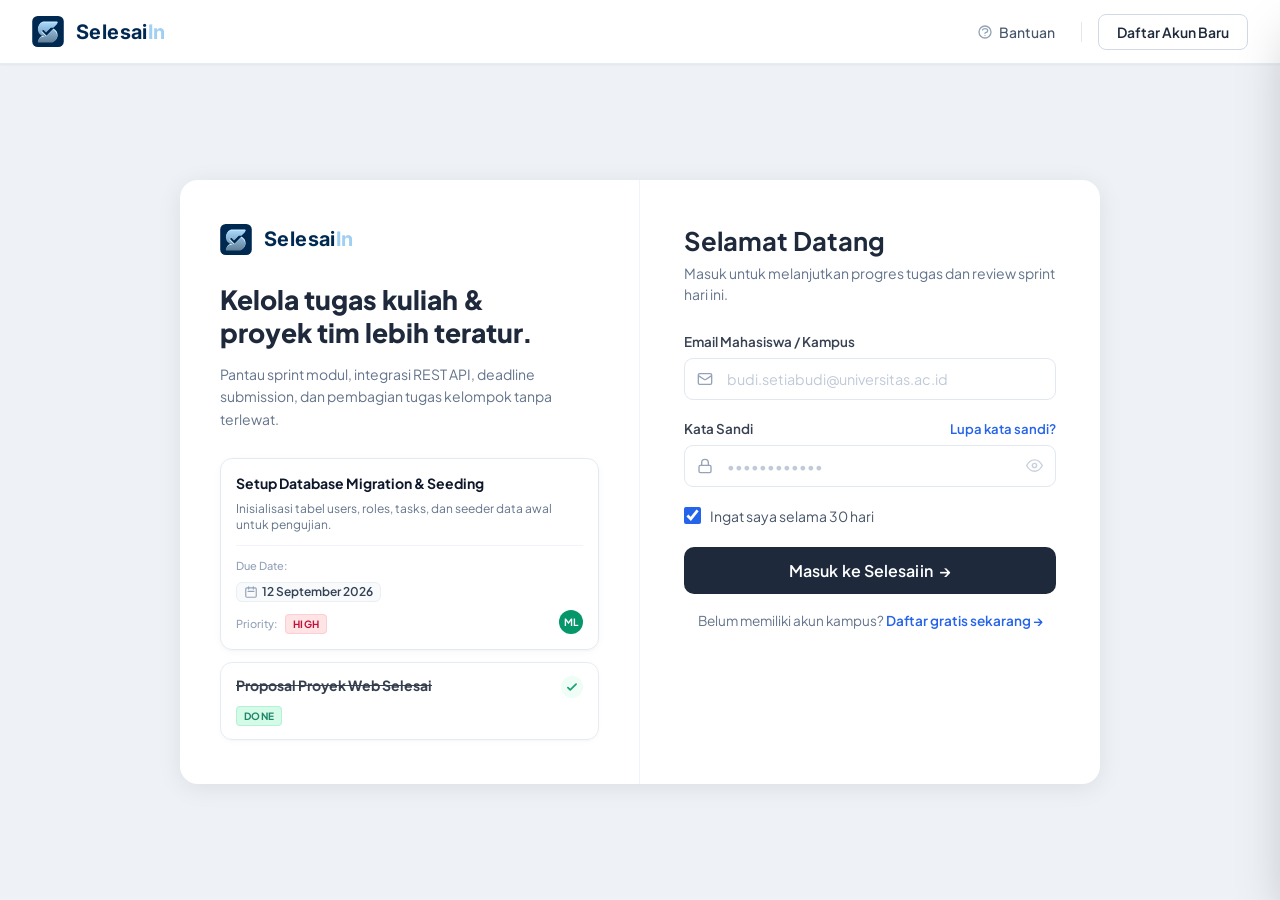
<file: index.html>
<!DOCTYPE html>
<html lang="id">
<head>
  <meta charset="UTF-8" />
  <meta name="viewport" content="width=device-width, initial-scale=1.0" />
  <title>SelesaiIn</title>
  <link rel="stylesheet" href="selesaiin.css" />
</head>
<body>

<!-- ════════════════════════════
     LOGIN PAGE
════════════════════════════ -->
<div id="loginPage" class="login-page">

  <!-- Top Navbar -->
  <header class="login-navbar">
    <a class="login-nav-logo" href="#">
      <img src="Icon.svg" class="login-nav-logo-icon" alt="SelesaiIn icon" />
      <span class="login-nav-wordmark"><span class="logo-dark">Selesai</span><span class="logo-blue">In</span></span>
    </a>
    <div class="login-nav-right">
      <button class="login-nav-bantuan">
        <svg width="16" height="16" viewBox="0 0 16 16" fill="none">
          <path d="M5.48533 6C5.85133 5.22333 6.83867 4.66667 8 4.66667C9.47333 4.66667 10.6667 5.562 10.6667 6.66667C10.6667 7.6 9.81467 8.38333 8.66267 8.60467C8.30133 8.674 8 8.96467 8 9.33333M8 11.3333H8.00667M14 8C14 11.3115 11.3115 14 8 14C4.68851 14 2 11.3115 2 8C2 4.68851 4.68851 2 8 2C11.3115 2 14 4.68851 14 8Z" stroke="#94A3B8" stroke-width="1.33333" stroke-linecap="round" stroke-linejoin="round"/>
        </svg>
        Bantuan
      </button>
      <div class="login-nav-divider"></div>
      <button class="login-nav-daftar">Daftar Akun Baru</button>
    </div>
  </header>

  <!-- Main Card -->
  <div class="login-card-wrapper">
    <div class="login-card">

      <!-- Left Panel -->
      <div class="login-left">
        <a class="login-logo" href="#">
          <img src="Icon.svg" class="login-logo-icon" alt="SelesaiIn icon" />
          <span class="login-logo-wordmark"><span class="logo-dark">Selesai</span><span class="logo-blue">In</span></span>
        </a>

        <h2 class="login-heading">Kelola tugas kuliah &amp;<br>proyek tim lebih teratur.</h2>
        <p class="login-description">
          Pantau sprint modul, integrasi REST API, deadline submission, dan pembagian tugas kelompok tanpa terlewat.
        </p>

        <!-- Feature card: In Progress task (matches dashboard card style) -->
        <div class="lf-task-card">
          <p class="card-title">Setup Database Migration &amp; Seeding</p>
          <p class="card-desc">Inisialisasi tabel users, roles, tasks, dan seeder data awal untuk pengujian.</p>
          <div class="card-footer">
            <div class="card-meta">
              <div class="card-due-label">Due Date:</div>
              <div class="card-due-pill">
                <svg width="14" height="14" viewBox="0 0 14 14" fill="none">
                  <path d="M4.66667 4.08333V1.75M9.33333 4.08333V1.75M4.08333 6.41667H9.91667M2.91667 12.25H11.0833C11.7272 12.25 12.25 11.7272 12.25 11.0833V4.08333C12.25 3.43943 11.7272 2.91667 11.0833 2.91667H2.91667C2.27277 2.91667 1.75 3.43943 1.75 4.08333V11.0833C1.75 11.7272 2.27277 12.25 2.91667 12.25Z" stroke="#94A3B8" stroke-width="1.16667" stroke-linecap="round" stroke-linejoin="round"/>
                </svg>
                12 September 2026
              </div>
              <div class="card-priority-row">
                <span class="card-priority-label">Priority:</span>
                <span class="priority-badge high">HIGH</span>
              </div>
            </div>
            <div class="card-avatar" style="background:#059669">ML</div>
          </div>
        </div>

        <!-- Done row (matches dashboard done card style) -->
        <div class="lf-done-card">
          <div class="card-done-top">
            <p class="card-title card-title-strikethrough">Proposal Proyek Web Selesai</p>
            <div class="card-check-circle">
              <svg width="14" height="14" viewBox="0 0 14 14" fill="none">
                <path d="M2.9165 7.58331L5.24984 9.91665L11.0832 4.08331" stroke="#059669" stroke-width="1.75" stroke-linecap="round" stroke-linejoin="round"/>
              </svg>
            </div>
          </div>
          <span class="priority-badge badge-done" style="align-self:flex-start">DONE</span>
        </div>
      </div>

      <!-- Right Panel -->
      <div class="login-right">
        <div class="login-form-wrapper">
          <h3 class="login-form-title">Selamat Datang</h3>
          <p class="login-form-subtitle">Masuk untuk melanjutkan progres tugas dan review sprint hari ini.</p>

          <!-- Email Input -->
          <div class="form-group">
            <label for="loginEmail" class="form-label-plain">Email Mahasiswa / Kampus</label>
            <div class="input-wrapper">
              <svg class="input-icon" width="16" height="16" viewBox="0 0 24 24" fill="none" stroke="currentColor" stroke-width="2">
                <rect x="2" y="4" width="20" height="16" rx="2"/>
                <path d="m22 7-8.97 5.7a1.94 1.94 0 0 1-2.06 0L2 7"/>
              </svg>
              <input class="form-input" id="loginEmail" type="email" placeholder="budi.setiabudi@universitas.ac.id" />
            </div>
            <p class="field-error" id="emailError"></p>
          </div>

          <!-- Password Input -->
          <div class="form-group">
            <div class="password-header">
              <label for="loginPassword" class="form-label-plain">Kata Sandi</label>
              <a href="#" class="forgot-password">Lupa kata sandi?</a>
            </div>
            <div class="input-wrapper">
              <svg class="input-icon" width="16" height="16" viewBox="0 0 24 24" fill="none" stroke="currentColor" stroke-width="2">
                <rect x="3" y="11" width="18" height="11" rx="2" ry="2"/>
                <path d="M7 11V7a5 5 0 0 1 10 0v4"/>
              </svg>
              <input class="form-input" id="loginPassword" type="password" placeholder="••••••••••••" />
              <button class="toggle-password" type="button" id="togglePasswordBtn">
                <svg class="eye-icon" width="16" height="16" viewBox="0 0 24 24" fill="none" stroke="currentColor" stroke-width="2">
                  <path d="M1 12s4-8 11-8 11 8 11 8-4 8-11 8-11-8-11-8z"/>
                  <circle cx="12" cy="12" r="3"/>
                </svg>
              </button>
            </div>
            <p class="field-error" id="passwordError"></p>
          </div>

          <!-- Remember Me Checkbox -->
          <label class="checkbox-label">
            <input type="checkbox" class="checkbox-input" checked />
            <span class="checkbox-text">Ingat saya selama 30 hari</span>
          </label>

          <!-- Login Button -->
          <button class="btn-login" id="loginBtn">
            Masuk ke Selesaiin &nbsp;→
          </button>

          <!-- Sign Up Link -->
          <p class="signup-text">
            Belum memiliki akun kampus? <a href="#" class="signup-link">Daftar gratis sekarang →</a>
          </p>
        </div>
      </div>

    </div><!-- /login-card -->
  </div><!-- /login-card-wrapper -->
</div><!-- /loginPage -->

<!-- ════════════════════════════
     DASHBOARD PAGE
════════════════════════════ -->
<div id="dashboardPage" class="dashboard-page" style="display: none;">

<!-- ════════════════════════════
     NAVBAR
════════════════════════════ -->
<nav class="navbar">
  <div class="nav-left">
    <a class="logo" href="#">
      <img src="Icon.svg" class="logo-icon" alt="SelesaiIn icon" />
      <span class="logo-wordmark"><span class="logo-dark">Selesai</span><span class="logo-blue">In</span></span>
    </a>
  </div>

  <div class="nav-right">
    <!-- Bell -->
    <button class="btn-bell" aria-label="Notifikasi">
      <svg width="20" height="20" viewBox="0 0 20 20" fill="none" xmlns="http://www.w3.org/2000/svg">
        <path d="M12.5002 14.1667H16.6668L15.496 12.9958C15.1785 12.6782 15.0001 12.2475 15.0002 11.7983V9.16667C15.0004 7.04725 13.6649 5.15777 11.6668 4.45083V4.16667C11.6668 3.24681 10.92 2.5 10.0002 2.5C9.0803 2.5 8.3335 3.24681 8.3335 4.16667V4.45083C6.39183 5.1375 5.00016 6.99 5.00016 9.16667V11.7992C5.00016 12.2475 4.82183 12.6783 4.50433 12.9958L3.3335 14.1667H7.50016M12.5002 14.1667V15C12.5002 16.3798 11.38 17.5 10.0002 17.5C8.62038 17.5 7.50016 16.3798 7.50016 15V14.1667M12.5002 14.1667H7.50016" stroke="#64748B" stroke-width="1.66667" stroke-linecap="round" stroke-linejoin="round"/>
      </svg>
      <span class="bell-badge"></span>
    </button>

    <!-- Bantuan -->
    <button class="btn-bantuan">
      <svg width="16" height="16" viewBox="0 0 16 16" fill="none" xmlns="http://www.w3.org/2000/svg">
        <path d="M5.48533 6C5.85133 5.22333 6.83867 4.66667 8 4.66667C9.47333 4.66667 10.6667 5.562 10.6667 6.66667C10.6667 7.6 9.81467 8.38333 8.66267 8.60467C8.30133 8.674 8 8.96467 8 9.33333M8 11.3333H8.00667M14 8C14 11.3115 11.3115 14 8 14C4.68851 14 2 11.3115 2 8C2 4.68851 4.68851 2 8 2C11.3115 2 14 4.68851 14 8Z" stroke="#94A3B8" stroke-width="1.33333" stroke-linecap="round" stroke-linejoin="round"/>
      </svg>
      Bantuan
    </button>

    <!-- User -->
    <div class="nav-user-divider"></div>
    <div class="user-info">
      <div class="avatar-wrap">
        <div class="avatar">BS</div>
      </div>
      <div class="user-meta">
        <span class="user-name">Budi Setiabudi</span>
        <span class="user-dept">Teknik Informatika</span>
      </div>
    </div>
  </div>
</nav>

<!-- ════════════════════════════
     MAIN CONTENT
════════════════════════════ -->
<div class="dashboard-content">

  <!-- ── Filter Card ── -->
  <div class="filter-card">

    <!-- Row 1: tabs + search + date + cari -->
    <div class="filter-row1">
      <!-- Status Tabs -->
      <div class="status-tabs">
        <button class="tab-btn active">To do</button>
        <button class="tab-btn">In Progress</button>
        <button class="tab-btn">Done</button>
      </div>
      <!-- Search -->
      <div class="search-wrap">
        <svg class="search-icon" width="16" height="16" viewBox="0 0 16 16" fill="none">
          <path d="M14 14L10 10M11.3333 6.66667C11.3333 9.24227 9.24227 11.3333 6.66667 11.3333C4.09106 11.3333 2 9.24227 2 6.66667C2 4.09106 4.09106 2 6.66667 2C9.24227 2 11.3333 4.09106 11.3333 6.66667Z" stroke="#94A3B8" stroke-width="1.66667" stroke-linecap="round" stroke-linejoin="round"/>
        </svg>
        <input class="search-input" type="text" placeholder="Cari tugas, modul, atau tag..." />
      </div>
      <!-- Date -->
      <div class="date-wrap">
        <svg width="16" height="16" viewBox="0 0 16 16" fill="none">
          <path d="M5.33333 4.66667V2M10.6667 4.66667V2M4.66667 7.33333H11.3333M3.33333 14H12.6667C13.4026 14 14 13.4026 14 12.6667V4.66667C14 3.93078 13.4026 3.33333 12.6667 3.33333H3.33333C2.59745 3.33333 2 3.93078 2 4.66667V12.6667C2 13.4026 2.59745 14 3.33333 14Z" stroke="#94A3B8" stroke-width="1.33333" stroke-linecap="round" stroke-linejoin="round"/>
        </svg>
        15 Sep 2026 - 30 Sep 2026
      </div>
      <!-- Cari button -->
      <button class="btn-cari">
        <svg width="16" height="16" viewBox="0 0 16 16" fill="none">
          <path d="M2 2.66667C2 2.29872 2.29872 2 2.66667 2H13.3333C13.7013 2 14 2.29872 14 2.66667V4.39067C14 4.56746 13.9297 4.737 13.8047 4.862L9.52867 9.138C9.40363 9.263 9.33337 9.43254 9.33333 9.60933V11.3333L6.66667 14V9.60933C6.66663 9.43254 6.59637 9.263 6.47133 9.138L2.19533 4.862C2.0703 4.737 2.00004 4.56746 2 4.39067V2.66667Z" stroke="white" stroke-width="1.66667" stroke-linecap="round" stroke-linejoin="round"/>
        </svg>
        Cari
      </button>
    </div>

    <!-- Divider -->
    <div class="filter-divider"></div>

    <!-- Row 2: active filters -->
    <div class="filter-row2">
      <span class="filter-label">FILTER AKTIF:</span>
      <span class="chip">
        <svg width="8" height="8" viewBox="0 0 8 8"><rect width="8" height="8" rx="4" fill="#F43F5E"/></svg>
        Priority: High
        <button class="chip-x" aria-label="Hapus">×</button>
      </span>
      <span class="chip">
        <svg width="8" height="8" viewBox="0 0 8 8"><rect width="8" height="8" rx="4" fill="#10B981"/></svg>
        Matkul: Pemrograman Web
        <button class="chip-x" aria-label="Hapus">×</button>
      </span>
      <span class="chip">
        <svg width="8" height="8" viewBox="0 0 8 8"><rect width="8" height="8" rx="4" fill="#3B82F6"/></svg>
        Semester 5
      </span>
      <button class="btn-reset">Reset Filter</button>
    </div>
  </div>

  <!-- ── Tasks Header ── -->
  <div class="tasks-header">
    <div class="tasks-header-left">
      <div class="tasks-title-row">
        <h1 class="tasks-title">Tasks</h1>
        <span class="tasks-count">6 Total</span>
      </div>
      <p class="tasks-subtitle">Projek Akhir Matkul Pemrograman Web &amp; Aplikasi Enterprise</p>
    </div>
    <div class="tasks-actions">
      <div class="view-toggle">
        <button class="view-btn active">Kanban</button>
        <button class="view-btn">List</button>
      </div>
      <button class="btn-add-task" onclick="openSidebar()">
        <svg width="16" height="16" viewBox="0 0 16 16" fill="none">
          <path d="M7.99984 2.66669V13.3334M13.3332 8.00002H2.6665" stroke="white" stroke-width="1.66667" stroke-linecap="round" stroke-linejoin="round"/>
        </svg>
        Tambah Tugas
      </button>
    </div>
  </div>

  <!-- ── Kanban Board ── -->
  <div class="kanban-board">

    <!-- ── Column: To do ── -->
    <div class="kanban-col">
      <div class="col-header">
        <div class="col-title-group">
          <span class="col-title">To do</span>
          <span class="col-badge todo">2</span>
        </div>
        <button class="col-menu" aria-label="Menu">
          <svg width="16" height="16" viewBox="0 0 16 16" fill="none">
            <path d="M4.8001 8.00002C4.8001 8.88309 4.08316 9.60002 3.2001 9.60002C2.31703 9.60002 1.6001 8.88309 1.6001 8.00002C1.6001 7.11696 2.31703 6.40002 3.2001 6.40002C4.08316 6.40002 4.8001 7.11696 4.8001 8.00002ZM9.6001 8.00002C9.6001 8.88309 8.88316 9.60002 8.0001 9.60002C7.11703 9.60002 6.4001 8.88309 6.4001 8.00002C6.4001 7.11696 7.11703 6.40002 8.0001 6.40002C8.88316 6.40002 9.6001 7.11696 9.6001 8.00002ZM12.8001 9.60002C13.6832 9.60002 14.4001 8.88309 14.4001 8.00002C14.4001 7.11696 13.6832 6.40002 12.8001 6.40002C11.917 6.40002 11.2001 7.11696 11.2001 8.00002C11.2001 8.88309 11.917 9.60002 12.8001 9.60002Z" fill="#94A3B8"/>
          </svg>
        </button>
      </div>

      <div class="task-cards">
        <!-- Card 1 -->
        <div class="task-card">
          <p class="card-title">Projek Akhir Matkul Pemrograman Web</p>
          <p class="card-desc">Selesaikan modul autentikasi JWT, routing dinamis, dan integrasi frontend dashboard.</p>
          <div class="card-footer">
            <div class="card-meta">
              <div class="card-due-label">Due Date:</div>
              <div class="card-due-pill">
                <svg width="14" height="14" viewBox="0 0 14 14" fill="none">
                  <path d="M4.66667 4.08333V1.75M9.33333 4.08333V1.75M4.08333 6.41667H9.91667M2.91667 12.25H11.0833C11.7272 12.25 12.25 11.7272 12.25 11.0833V4.08333C12.25 3.43943 11.7272 2.91667 11.0833 2.91667H2.91667C2.27277 2.91667 1.75 3.43943 1.75 4.08333V11.0833C1.75 11.7272 2.27277 12.25 2.91667 12.25Z" stroke="#94A3B8" stroke-width="1.16667" stroke-linecap="round" stroke-linejoin="round"/>
                </svg>
                15 September 2026
              </div>
              <div class="card-priority-row">
                <span class="card-priority-label">Priority:</span>
                <span class="priority-badge high">HIGH</span>
              </div>
            </div>
            <div class="card-avatar" style="background:#4F46E5">FA</div>
          </div>
        </div>

        <!-- Card 2 -->
        <div class="task-card">
          <p class="card-title">Desain UI Mockup &amp; Diagram Database</p>
          <p class="card-desc">Buat skema relasi Entity Relationship Diagram (ERD) dan mockup low-fidelity di Figma.</p>
          <div class="card-footer">
            <div class="card-meta">
              <div class="card-due-label">Due Date:</div>
              <div class="card-due-pill">
                <svg width="14" height="14" viewBox="0 0 14 14" fill="none">
                  <path d="M4.66667 4.08333V1.75M9.33333 4.08333V1.75M4.08333 6.41667H9.91667M2.91667 12.25H11.0833C11.7272 12.25 12.25 11.7272 12.25 11.0833V4.08333C12.25 3.43943 11.7272 2.91667 11.0833 2.91667H2.91667C2.27277 2.91667 1.75 3.43943 1.75 4.08333V11.0833C1.75 11.7272 2.27277 12.25 2.91667 12.25Z" stroke="#94A3B8" stroke-width="1.16667" stroke-linecap="round" stroke-linejoin="round"/>
                </svg>
                18 September 2026
              </div>
              <div class="card-priority-row">
                <span class="card-priority-label">Priority:</span>
                <span class="priority-badge medium">MEDIUM</span>
              </div>
            </div>
            <div class="card-avatar" style="background:#475569">RD</div>
          </div>
        </div>
      </div>

      <button class="btn-add-card">
        <svg width="16" height="16" viewBox="0 0 16 16" fill="none">
          <path d="M7.99984 2.66663V13.3333M13.3332 7.99996H2.6665" stroke="#64748B" stroke-width="1.33333" stroke-linecap="round" stroke-linejoin="round"/>
        </svg>
        Tambah kartu baru
      </button>
    </div>

    <!-- ── Column: In Progress ── -->
    <div class="kanban-col">
      <div class="col-header">
        <div class="col-title-group">
          <span class="col-title">In Progress</span>
          <span class="col-badge inprogress">3</span>
        </div>
        <button class="col-menu" aria-label="Menu">
          <svg width="16" height="16" viewBox="0 0 16 16" fill="none">
            <path d="M4.8001 8.00002C4.8001 8.88309 4.08316 9.60002 3.2001 9.60002C2.31703 9.60002 1.6001 8.88309 1.6001 8.00002C1.6001 7.11696 2.31703 6.40002 3.2001 6.40002C4.08316 6.40002 4.8001 7.11696 4.8001 8.00002ZM9.6001 8.00002C9.6001 8.88309 8.88316 9.60002 8.0001 9.60002C7.11703 9.60002 6.4001 8.88309 6.4001 8.00002C6.4001 7.11696 7.11703 6.40002 8.0001 6.40002C8.88316 6.40002 9.6001 7.11696 9.6001 8.00002ZM12.8001 9.60002C13.6832 9.60002 14.4001 8.88309 14.4001 8.00002C14.4001 7.11696 13.6832 6.40002 12.8001 6.40002C11.917 6.40002 11.2001 7.11696 11.2001 8.00002C11.2001 8.88309 11.917 9.60002 12.8001 9.60002Z" fill="#94A3B8"/>
          </svg>
        </button>
      </div>

      <div class="task-cards">
        <!-- Card 1 -->
        <div class="task-card">
          <p class="card-title">Setup Database Migration &amp; Seeding</p>
          <p class="card-desc">Inisialisasi tabel users, roles, tasks, dan seeder data awal untuk pengujian.</p>
          <div class="card-footer">
            <div class="card-meta">
              <div class="card-due-label">Due Date:</div>
              <div class="card-due-pill">
                <svg width="14" height="14" viewBox="0 0 14 14" fill="none">
                  <path d="M4.66667 4.08333V1.75M9.33333 4.08333V1.75M4.08333 6.41667H9.91667M2.91667 12.25H11.0833C11.7272 12.25 12.25 11.7272 12.25 11.0833V4.08333C12.25 3.43943 11.7272 2.91667 11.0833 2.91667H2.91667C2.27277 2.91667 1.75 3.43943 1.75 4.08333V11.0833C1.75 11.7272 2.27277 12.25 2.91667 12.25Z" stroke="#94A3B8" stroke-width="1.16667" stroke-linecap="round" stroke-linejoin="round"/>
                </svg>
                12 September 2026
              </div>
              <div class="card-priority-row">
                <span class="card-priority-label">Priority:</span>
                <span class="priority-badge high">HIGH</span>
              </div>
            </div>
            <div class="card-avatar" style="background:#059669">ML</div>
          </div>
        </div>

        <!-- Card 2 -->
        <div class="task-card">
          <p class="card-title">Integrasi REST API Auth &amp; Middleware</p>
          <p class="card-desc">Validasi token Bearer dan proteksi endpoint tugas berdasarkan peran pengguna.</p>
          <div class="card-footer">
            <div class="card-meta">
              <div class="card-due-label">Due Date:</div>
              <div class="card-due-pill">
                <svg width="14" height="14" viewBox="0 0 14 14" fill="none">
                  <path d="M4.66667 4.08333V1.75M9.33333 4.08333V1.75M4.08333 6.41667H9.91667M2.91667 12.25H11.0833C11.7272 12.25 12.25 11.7272 12.25 11.0833V4.08333C12.25 3.43943 11.7272 2.91667 11.0833 2.91667H2.91667C2.27277 2.91667 1.75 3.43943 1.75 4.08333V11.0833C1.75 11.7272 2.27277 12.25 2.91667 12.25Z" stroke="#94A3B8" stroke-width="1.16667" stroke-linecap="round" stroke-linejoin="round"/>
                </svg>
                14 September 2026
              </div>
              <div class="card-priority-row">
                <span class="card-priority-label">Priority:</span>
                <span class="priority-badge medium">MEDIUM</span>
              </div>
            </div>
            <div class="card-avatar" style="background:#2563EB">AN</div>
          </div>
        </div>

        <!-- Card 3 -->
        <div class="task-card">
          <p class="card-title">Desain Komponen Card &amp; Drag-Drop</p>
          <p class="card-desc">Penyempurnaan tampilan kartu tugas dan gesture interaktif untuk pengalaman kanban.</p>
          <div class="card-footer">
            <div class="card-meta">
              <div class="card-due-label">Due Date:</div>
              <div class="card-due-pill">
                <svg width="14" height="14" viewBox="0 0 14 14" fill="none">
                  <path d="M4.66667 4.08333V1.75M9.33333 4.08333V1.75M4.08333 6.41667H9.91667M2.91667 12.25H11.0833C11.7272 12.25 12.25 11.7272 12.25 11.0833V4.08333C12.25 3.43943 11.7272 2.91667 11.0833 2.91667H2.91667C2.27277 2.91667 1.75 3.43943 1.75 4.08333V11.0833C1.75 11.7272 2.27277 12.25 2.91667 12.25Z" stroke="#94A3B8" stroke-width="1.16667" stroke-linecap="round" stroke-linejoin="round"/>
                </svg>
                16 September 2026
              </div>
              <div class="card-priority-row">
                <span class="card-priority-label">Priority:</span>
                <span class="priority-badge low">LOW</span>
              </div>
            </div>
            <div class="card-avatar" style="background:#9333EA">FA</div>
          </div>
        </div>
      </div>
    </div>

    <!-- ── Column: Done ── -->
    <div class="kanban-col">
      <div class="col-header">
        <div class="col-title-group">
          <span class="col-title">Done</span>
          <span class="col-badge done-col">1</span>
        </div>
        <button class="col-menu" aria-label="Menu">
          <svg width="16" height="16" viewBox="0 0 16 16" fill="none">
            <path d="M4.8001 8.00002C4.8001 8.88309 4.08316 9.60002 3.2001 9.60002C2.31703 9.60002 1.6001 8.88309 1.6001 8.00002C1.6001 7.11696 2.31703 6.40002 3.2001 6.40002C4.08316 6.40002 4.8001 7.11696 4.8001 8.00002ZM9.6001 8.00002C9.6001 8.88309 8.88316 9.60002 8.0001 9.60002C7.11703 9.60002 6.4001 8.88309 6.4001 8.00002C6.4001 7.11696 7.11703 6.40002 8.0001 6.40002C8.88316 6.40002 9.6001 7.11696 9.6001 8.00002ZM12.8001 9.60002C13.6832 9.60002 14.4001 8.88309 14.4001 8.00002C14.4001 7.11696 13.6832 6.40002 12.8001 6.40002C11.917 6.40002 11.2001 7.11696 11.2001 8.00002C11.2001 8.88309 11.917 9.60002 12.8001 9.60002Z" fill="#94A3B8"/>
          </svg>
        </button>
      </div>

      <div class="task-cards">
        <!-- Card 1 — Done -->
        <div class="task-card card-done">
          <div class="card-done-top">
            <p class="card-title card-title-strikethrough">Pengumpulan Proposal Proyek Web</p>
            <div class="card-check-circle">
              <svg width="14" height="14" viewBox="0 0 14 14" fill="none">
                <path d="M2.9165 7.58331L5.24984 9.91665L11.0832 4.08331" stroke="#059669" stroke-width="1.75" stroke-linecap="round" stroke-linejoin="round"/>
              </svg>
            </div>
          </div>
          <p class="card-desc card-desc-muted">Laporan Bab 1 hingga Bab 3 serta lembar persetujuan dosen pembimbing telah diunggah ke portal.</p>
          <div class="card-footer">
            <div class="card-meta">
              <div class="card-due-label">Due Date:</div>
              <div class="card-due-pill">
                <svg width="14" height="14" viewBox="0 0 14 14" fill="none">
                  <path d="M4.66667 4.08333V1.75M9.33333 4.08333V1.75M4.08333 6.41667H9.91667M2.91667 12.25H11.0833C11.7272 12.25 12.25 11.7272 12.25 11.0833V4.08333C12.25 3.43943 11.7272 2.91667 11.0833 2.91667H2.91667C2.27277 2.91667 1.75 3.43943 1.75 4.08333V11.0833C1.75 11.7272 2.27277 12.25 2.91667 12.25Z" stroke="#94A3B8" stroke-width="1.16667" stroke-linecap="round" stroke-linejoin="round"/>
                </svg>
                08 September 2026
              </div>
              <div class="card-priority-row">
                <span class="card-priority-label">Priority:</span>
                <span class="priority-badge badge-done">DONE</span>
              </div>
            </div>
            <div class="card-avatar" style="background:#047857">FA</div>
          </div>
        </div>
      </div>

      <div class="done-banner">1 tugas selesai tepat waktu minggu ini</div>
    </div>

  </div><!-- /kanban-board -->

</div><!-- /dashboard-content -->

<!-- ════════════════════════════
     FLOATING ACTION BUTTON
════════════════════════════ -->
<button class="fab" id="fab" onclick="openSidebar()" aria-label="Tambah tugas baru">
  <svg width="28" height="28" viewBox="0 0 28 28" fill="none">
    <path d="M13.9998 4.66663V23.3333M23.3332 14H4.6665" stroke="white" stroke-width="2.91667" stroke-linecap="round" stroke-linejoin="round"/>
  </svg>
</button>

<!-- ════════════════════════════
     SIDEBAR BACKDROP
════════════════════════════ -->
<div class="sidebar-backdrop" id="backdrop" onclick="closeSidebar()"></div>

</div><!-- /dashboardPage -->

<!-- ════════════════════════════
     SIDEBAR PANEL
════════════════════════════ -->
<aside class="sidebar" id="sidebar" aria-label="Tambah tugas baru">
  <div class="sidebar-inner">

    <!-- Head -->
    <div class="sidebar-head">
      <div>
        <p class="sidebar-title">Add new task:</p>
        <p class="sidebar-sub">Tambahkan penugasan baru ke papan kerja.</p>
      </div>
      <button class="btn-close" onclick="closeSidebar()" aria-label="Tutup">
        <svg width="20" height="20" viewBox="0 0 20 20" fill="none">
          <path d="M5 15L15 5M5 5L15 15" stroke="#CBD5E1" stroke-width="1.66667" stroke-linecap="round" stroke-linejoin="round"/>
        </svg>
      </button>
    </div>

    <!-- Name -->
    <div class="sidebar-fields">
    <div class="field">
      <label class="field-label" for="task-name">NAME:</label>
      <input class="field-input" id="task-name" type="text"
             placeholder="Contoh: Implementasi modul JWT Auth" />
    </div>

    <!-- Due Date -->
    <div class="field">
      <label class="field-label" for="task-due">DUE DATE:</label>
      <input class="field-input" id="task-due" type="date" />
    </div>

    <!-- Priority -->
    <div class="field">
      <span class="field-label">PRIORITY:</span>
      <div class="priority-btns">
        <button class="priority-btn" data-p="low" onclick="selectPriority(this)">Low</button>
        <button class="priority-btn sel-medium" data-p="medium" onclick="selectPriority(this)">Medium</button>
        <button class="priority-btn" data-p="high" onclick="selectPriority(this)">High</button>
      </div>
    </div>

    <!-- Status -->
    <div class="field">
      <label class="field-label" for="task-status">STATUS / KOLOM:</label>
      <div class="field-select-wrap">
        <select class="field-select" id="task-status">
          <option value="todo">To do</option>
          <option value="inprogress">In Progress</option>
          <option value="done">Done</option>
        </select>
        <svg class="field-select-arrow" width="21" height="21" viewBox="0 0 21 21" fill="none">
          <path d="M6.2998 8.40002L10.4998 12.6L14.6998 8.40002" stroke="#6B7280" stroke-width="1.575" stroke-linecap="round" stroke-linejoin="round"/>
        </svg>
      </div>
    </div>

    <!-- Description -->
    <div class="field">
      <label class="field-label" for="task-desc">DESKRIPSI TUGAS:</label>
      <textarea class="field-textarea" id="task-desc"
                placeholder="Tuliskan catatan teknis, link repositori, atau kriteria kelulusan..."></textarea>
    </div>
    </div><!-- /sidebar-fields -->

    <!-- Footer -->
    <div class="sidebar-footer">
      <button class="btn-batal" onclick="closeSidebar()">Batal</button>
      <button class="btn-add-submit">
        Add
        <svg width="16" height="16" viewBox="0 0 16 16" fill="none">
          <path d="M9.33333 3.33337L14 8.00004M14 8.00004L9.33333 12.6667M14 8.00004H2" stroke="white" stroke-width="1.66667" stroke-linecap="round" stroke-linejoin="round"/>
        </svg>
      </button>
    </div>

  </div>
</aside>

<!-- ════════════════════════════
     JAVASCRIPT
════════════════════════════ -->
<script src="selesaiin.js"></script>

</body>
</html>
</file>
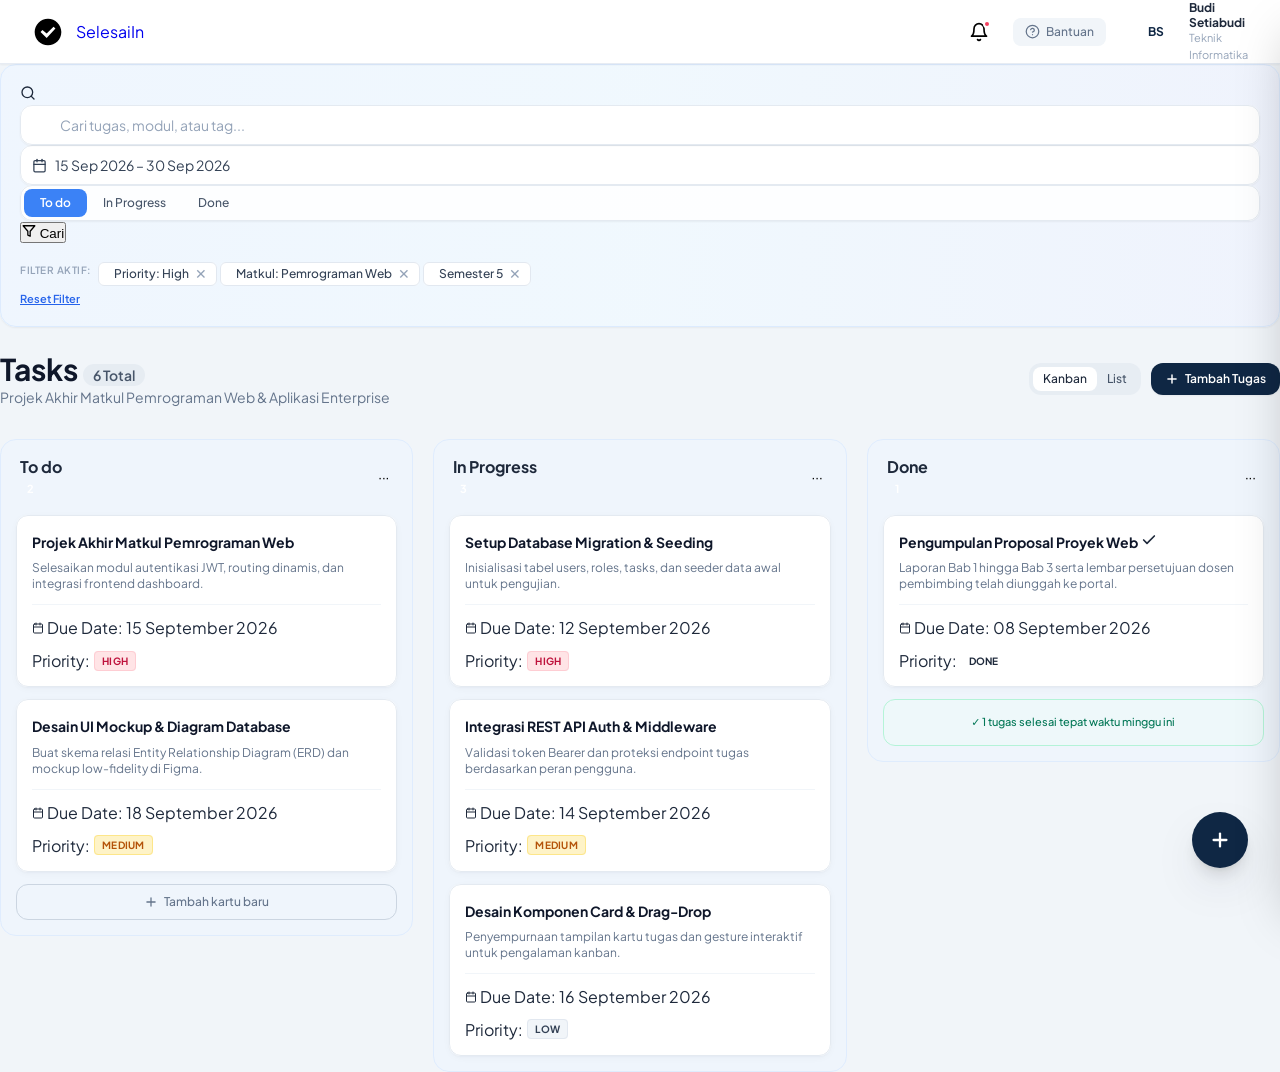
<file: selesaiin.html>
<!DOCTYPE html>
<html lang="id">
<head>
  <meta charset="UTF-8" />
  <meta name="viewport" content="width=device-width, initial-scale=1.0" />
  <title>SelesaiIn</title>
  <link rel="stylesheet" href="selesaiin.css" />
</head>
<body>

<!-- ════════════════════════════
     NAVBAR
════════════════════════════ -->
<nav class="navbar">
  <a class="logo" href="#">
    <div class="logo-icon">
      <svg viewBox="0 0 24 24" xmlns="http://www.w3.org/2000/svg">
        <path d="M12 2C6.48 2 2 6.48 2 12s4.48 10 10 10
                 10-4.48 10-10S17.52 2 12 2zm-1 14.59L6.41
                 12l1.42-1.41L11 13.17l5.17-5.17 1.42 1.42L11 16.59z"/>
      </svg>
    </div>
    <span class="logo-text">SelesaiIn</span>
  </a>

  <div class="nav-right">
    <button class="btn-bell" aria-label="Notifikasi">
      <svg width="20" height="20" viewBox="0 0 24 24" fill="none"
           stroke="currentColor" stroke-width="2" stroke-linecap="round" stroke-linejoin="round">
        <path d="M18 8A6 6 0 0 0 6 8c0 7-3 9-3 9h18s-3-2-3-9"/>
        <path d="M13.73 21a2 2 0 0 1-3.46 0"/>
      </svg>
      <span class="bell-badge"></span>
    </button>

    <button class="btn-bantuan">
      <svg width="15" height="15" viewBox="0 0 24 24" fill="none"
           stroke="currentColor" stroke-width="2" stroke-linecap="round" stroke-linejoin="round">
        <circle cx="12" cy="12" r="10"/>
        <path d="M9.09 9a3 3 0 0 1 5.83 1c0 2-3 3-3 3"/>
        <line x1="12" y1="17" x2="12.01" y2="17"/>
      </svg>
      Bantuan
    </button>

    <div class="user-info">
      <div class="avatar">BS</div>
      <div class="user-meta">
        <span class="user-name">Budi Setiabudi</span>
        <span class="user-dept">Teknik Informatika</span>
      </div>
    </div>
  </div>
</nav>

<!-- ════════════════════════════
     FILTER SECTION
════════════════════════════ -->
<section class="filter-section">
  <div class="filter-card">
    <div class="filter-top">
      <div class="search-wrap">
        <svg width="16" height="16" viewBox="0 0 24 24" fill="none"
             stroke="currentColor" stroke-width="2" stroke-linecap="round" stroke-linejoin="round">
          <circle cx="11" cy="11" r="8"/><line x1="21" y1="21" x2="16.65" y2="16.65"/>
        </svg>
        <input class="search-input" type="text" placeholder="Cari tugas, modul, atau tag..." />
      </div>

      <div class="date-wrap">
        <svg width="15" height="15" viewBox="0 0 24 24" fill="none"
             stroke="currentColor" stroke-width="2" stroke-linecap="round" stroke-linejoin="round">
          <rect x="3" y="4" width="18" height="18" rx="2" ry="2"/>
          <line x1="16" y1="2" x2="16" y2="6"/>
          <line x1="8" y1="2" x2="8" y2="6"/>
          <line x1="3" y1="10" x2="21" y2="10"/>
        </svg>
        15 Sep 2026 – 30 Sep 2026
      </div>

      <div class="status-tabs">
        <button class="tab-btn active">To do</button>
        <button class="tab-btn">In Progress</button>
        <button class="tab-btn">Done</button>
      </div>

      <button class="btn-search">
        <svg width="14" height="14" viewBox="0 0 24 24" fill="none"
             stroke="currentColor" stroke-width="2.2" stroke-linecap="round" stroke-linejoin="round">
          <polygon points="22 3 2 3 10 12.46 10 19 14 21 14 12.46 22 3"/>
        </svg>
        Cari
      </button>
    </div>

    <div class="filter-bottom">
      <div class="filter-left">
        <span class="filter-label">Filter Aktif:</span>
        <span class="chip">
          <span class="chip-dot red"></span>Priority: High
          <button class="chip-x" aria-label="Hapus">✕</button>
        </span>
        <span class="chip">
          <span class="chip-dot green"></span>Matkul: Pemrograman Web
          <button class="chip-x" aria-label="Hapus">✕</button>
        </span>
        <span class="chip">
          <span class="chip-dot blue"></span>Semester 5
          <button class="chip-x" aria-label="Hapus">✕</button>
        </span>
      </div>
      <button class="btn-reset">Reset Filter</button>
    </div>
  </div>
</section>

<!-- ════════════════════════════
     TASKS SECTION
════════════════════════════ -->
<section class="tasks-section">

  <!-- Header -->
  <div class="tasks-header">
    <div>
      <h1 class="tasks-title">
        Tasks
        <span class="tasks-count">6 Total</span>
      </h1>
      <p class="tasks-subtitle">Projek Akhir Matkul Pemrograman Web &amp; Aplikasi Enterprise</p>
    </div>
    <div class="tasks-actions">
      <div class="view-toggle">
        <button class="view-btn active">Kanban</button>
        <button class="view-btn">List</button>
      </div>
      <button class="btn-add-task" onclick="openSidebar()">
        <svg width="14" height="14" viewBox="0 0 24 24" fill="none"
             stroke="currentColor" stroke-width="2.5" stroke-linecap="round" stroke-linejoin="round">
          <line x1="12" y1="5" x2="12" y2="19"/><line x1="5" y1="12" x2="19" y2="12"/>
        </svg>
        Tambah Tugas
      </button>
    </div>
  </div>

  <!-- Kanban Board -->
  <div class="kanban-board">

    <!-- ── Column: To do ── -->
    <div class="kanban-col">
      <div class="col-header">
        <span class="col-title">
          To do
          <span class="col-badge gray">2</span>
        </span>
        <button class="col-menu" aria-label="Menu">···</button>
      </div>

      <div class="task-cards">
        <!-- Card 1 -->
        <div class="task-card">
          <div class="card-top">
            <span class="card-title">Projek Akhir Matkul Pemrograman Web</span>
          </div>
          <p class="card-desc">Selesaikan modul autentikasi JWT, routing dinamis, dan integrasi frontend dashboard.</p>
          <div class="card-footer">
            <div class="card-meta">
              <span class="card-date">
                <svg width="12" height="12" viewBox="0 0 24 24" fill="none"
                     stroke="currentColor" stroke-width="2" stroke-linecap="round" stroke-linejoin="round">
                  <rect x="3" y="4" width="18" height="18" rx="2" ry="2"/>
                  <line x1="16" y1="2" x2="16" y2="6"/>
                  <line x1="8" y1="2" x2="8" y2="6"/>
                  <line x1="3" y1="10" x2="21" y2="10"/>
                </svg>
                <span class="card-date-label">Due Date:</span>
                15 September 2026
              </span>
              <span class="card-priority-row">
                Priority: <span class="priority-badge high">HIGH</span>
              </span>
            </div>
            <div class="card-avatar av-fa">FA</div>
          </div>
        </div>

        <!-- Card 2 -->
        <div class="task-card">
          <div class="card-top">
            <span class="card-title">Desain UI Mockup &amp; Diagram Database</span>
          </div>
          <p class="card-desc">Buat skema relasi Entity Relationship Diagram (ERD) dan mockup low-fidelity di Figma.</p>
          <div class="card-footer">
            <div class="card-meta">
              <span class="card-date">
                <svg width="12" height="12" viewBox="0 0 24 24" fill="none"
                     stroke="currentColor" stroke-width="2" stroke-linecap="round" stroke-linejoin="round">
                  <rect x="3" y="4" width="18" height="18" rx="2" ry="2"/>
                  <line x1="16" y1="2" x2="16" y2="6"/>
                  <line x1="8" y1="2" x2="8" y2="6"/>
                  <line x1="3" y1="10" x2="21" y2="10"/>
                </svg>
                <span class="card-date-label">Due Date:</span>
                18 September 2026
              </span>
              <span class="card-priority-row">
                Priority: <span class="priority-badge medium">MEDIUM</span>
              </span>
            </div>
            <div class="card-avatar av-rd">RD</div>
          </div>
        </div>
      </div>

      <button class="btn-add-card">
        <svg width="14" height="14" viewBox="0 0 24 24" fill="none"
             stroke="currentColor" stroke-width="2.2" stroke-linecap="round" stroke-linejoin="round">
          <line x1="12" y1="5" x2="12" y2="19"/><line x1="5" y1="12" x2="19" y2="12"/>
        </svg>
        Tambah kartu baru
      </button>
    </div>

    <!-- ── Column: In Progress ── -->
    <div class="kanban-col">
      <div class="col-header">
        <span class="col-title">
          In Progress
          <span class="col-badge orange">3</span>
        </span>
        <button class="col-menu" aria-label="Menu">···</button>
      </div>

      <div class="task-cards">
        <!-- Card 1 -->
        <div class="task-card accent-orange">
          <div class="card-top">
            <span class="card-title">Setup Database Migration &amp; Seeding</span>
          </div>
          <p class="card-desc">Inisialisasi tabel users, roles, tasks, dan seeder data awal untuk pengujian.</p>
          <div class="card-footer">
            <div class="card-meta">
              <span class="card-date">
                <svg width="12" height="12" viewBox="0 0 24 24" fill="none"
                     stroke="currentColor" stroke-width="2" stroke-linecap="round" stroke-linejoin="round">
                  <rect x="3" y="4" width="18" height="18" rx="2" ry="2"/>
                  <line x1="16" y1="2" x2="16" y2="6"/>
                  <line x1="8" y1="2" x2="8" y2="6"/>
                  <line x1="3" y1="10" x2="21" y2="10"/>
                </svg>
                <span class="card-date-label">Due Date:</span>
                12 September 2026
              </span>
              <span class="card-priority-row">
                Priority: <span class="priority-badge high">HIGH</span>
              </span>
            </div>
            <div class="card-avatar av-ml">ML</div>
          </div>
        </div>

        <!-- Card 2 -->
        <div class="task-card accent-orange">
          <div class="card-top">
            <span class="card-title">Integrasi REST API Auth &amp; Middleware</span>
          </div>
          <p class="card-desc">Validasi token Bearer dan proteksi endpoint tugas berdasarkan peran pengguna.</p>
          <div class="card-footer">
            <div class="card-meta">
              <span class="card-date">
                <svg width="12" height="12" viewBox="0 0 24 24" fill="none"
                     stroke="currentColor" stroke-width="2" stroke-linecap="round" stroke-linejoin="round">
                  <rect x="3" y="4" width="18" height="18" rx="2" ry="2"/>
                  <line x1="16" y1="2" x2="16" y2="6"/>
                  <line x1="8" y1="2" x2="8" y2="6"/>
                  <line x1="3" y1="10" x2="21" y2="10"/>
                </svg>
                <span class="card-date-label">Due Date:</span>
                14 September 2026
              </span>
              <span class="card-priority-row">
                Priority: <span class="priority-badge medium">MEDIUM</span>
              </span>
            </div>
            <div class="card-avatar av-an">AN</div>
          </div>
        </div>

        <!-- Card 3 -->
        <div class="task-card accent-orange">
          <div class="card-top">
            <span class="card-title">Desain Komponen Card &amp; Drag-Drop</span>
          </div>
          <p class="card-desc">Penyempurnaan tampilan kartu tugas dan gesture interaktif untuk pengalaman kanban.</p>
          <div class="card-footer">
            <div class="card-meta">
              <span class="card-date">
                <svg width="12" height="12" viewBox="0 0 24 24" fill="none"
                     stroke="currentColor" stroke-width="2" stroke-linecap="round" stroke-linejoin="round">
                  <rect x="3" y="4" width="18" height="18" rx="2" ry="2"/>
                  <line x1="16" y1="2" x2="16" y2="6"/>
                  <line x1="8" y1="2" x2="8" y2="6"/>
                  <line x1="3" y1="10" x2="21" y2="10"/>
                </svg>
                <span class="card-date-label">Due Date:</span>
                16 September 2026
              </span>
              <span class="card-priority-row">
                Priority: <span class="priority-badge low">LOW</span>
              </span>
            </div>
            <div class="card-avatar av-fa">FA</div>
          </div>
        </div>
      </div>
    </div>

    <!-- ── Column: Done ── -->
    <div class="kanban-col">
      <div class="col-header">
        <span class="col-title">
          Done
          <span class="col-badge green">1</span>
        </span>
        <button class="col-menu" aria-label="Menu">···</button>
      </div>

      <div class="task-cards">
        <!-- Card 1 -->
        <div class="task-card accent-green">
          <div class="card-top">
            <span class="card-title">Pengumpulan Proposal Proyek Web</span>
            <svg class="card-check" width="16" height="16" viewBox="0 0 24 24" fill="none"
                 stroke="currentColor" stroke-width="2.5" stroke-linecap="round" stroke-linejoin="round">
              <polyline points="20 6 9 17 4 12"/>
            </svg>
          </div>
          <p class="card-desc">Laporan Bab 1 hingga Bab 3 serta lembar persetujuan dosen pembimbing telah diunggah ke portal.</p>
          <div class="card-footer">
            <div class="card-meta">
              <span class="card-date">
                <svg width="12" height="12" viewBox="0 0 24 24" fill="none"
                     stroke="currentColor" stroke-width="2" stroke-linecap="round" stroke-linejoin="round">
                  <rect x="3" y="4" width="18" height="18" rx="2" ry="2"/>
                  <line x1="16" y1="2" x2="16" y2="6"/>
                  <line x1="8" y1="2" x2="8" y2="6"/>
                  <line x1="3" y1="10" x2="21" y2="10"/>
                </svg>
                <span class="card-date-label">Due Date:</span>
                08 September 2026
              </span>
              <span class="card-priority-row">
                Priority: <span class="priority-badge done">DONE</span>
              </span>
            </div>
            <div class="card-avatar av-fa">FA</div>
          </div>
        </div>
      </div>

      <div class="done-banner">✓ 1 tugas selesai tepat waktu minggu ini</div>
    </div>

  </div><!-- /kanban-board -->
</section>

<!-- ════════════════════════════
     FLOATING ACTION BUTTON
════════════════════════════ -->
<button class="fab" id="fab" onclick="openSidebar()" aria-label="Tambah tugas baru">
  <svg width="22" height="22" viewBox="0 0 24 24" fill="none"
       stroke="currentColor" stroke-width="2.5" stroke-linecap="round" stroke-linejoin="round">
    <line x1="12" y1="5" x2="12" y2="19"/><line x1="5" y1="12" x2="19" y2="12"/>
  </svg>
</button>

<!-- ════════════════════════════
     SIDEBAR BACKDROP
════════════════════════════ -->
<div class="sidebar-backdrop" id="backdrop" onclick="closeSidebar()"></div>

<!-- ════════════════════════════
     SIDEBAR PANEL
════════════════════════════ -->
<aside class="sidebar" id="sidebar" aria-label="Tambah tugas baru">
  <div class="sidebar-inner">

    <!-- Head -->
    <div class="sidebar-head">
      <div>
        <p class="sidebar-title">Add new task:</p>
        <p class="sidebar-sub">Tambahkan penugasan baru ke papan kerja.</p>
      </div>
      <button class="btn-close" onclick="closeSidebar()" aria-label="Tutup">✕</button>
    </div>

    <!-- Name -->
    <div class="field">
      <label class="field-label" for="task-name">Name:</label>
      <input class="field-input" id="task-name" type="text"
             placeholder="Contoh: Implementasi modul JWT Auth" />
    </div>

    <!-- Due Date -->
    <div class="field">
      <label class="field-label" for="task-due">Due Date:</label>
      <input class="field-input" id="task-due" type="date" />
    </div>

    <!-- Priority -->
    <div class="field">
      <span class="field-label">Priority:</span>
      <div class="priority-btns">
        <button class="priority-btn" data-p="low"    onclick="selectPriority(this)">Low</button>
        <button class="priority-btn sel-medium" data-p="medium" onclick="selectPriority(this)">Medium</button>
        <button class="priority-btn" data-p="high"   onclick="selectPriority(this)">High</button>
      </div>
    </div>

    <!-- Status -->
    <div class="field">
      <label class="field-label" for="task-status">Status / Kolom:</label>
      <select class="field-select" id="task-status">
        <option value="todo">To do</option>
        <option value="inprogress">In Progress</option>
        <option value="done">Done</option>
      </select>
    </div>

    <!-- Description -->
    <div class="field">
      <label class="field-label" for="task-desc">Deskripsi Tugas:</label>
      <textarea class="field-textarea" id="task-desc"
                placeholder="Tuliskan catatan teknis, link repositori, atau kriteria kelulusan..."></textarea>
    </div>

    <!-- Footer -->
    <div class="sidebar-footer">
      <button class="btn-batal" onclick="closeSidebar()">Batal</button>
      <button class="btn-add-submit">
        Add
        <svg width="15" height="15" viewBox="0 0 24 24" fill="none"
             stroke="currentColor" stroke-width="2.5" stroke-linecap="round" stroke-linejoin="round">
          <line x1="5" y1="12" x2="19" y2="12"/>
          <polyline points="12 5 19 12 12 19"/>
        </svg>
      </button>
    </div>

  </div>
</aside>

<!-- ════════════════════════════
     JAVASCRIPT
════════════════════════════ -->
<script>
  const sidebar  = document.getElementById('sidebar');
  const backdrop = document.getElementById('backdrop');
  const fab      = document.getElementById('fab');

  function openSidebar() {
    sidebar.classList.add('open');
    backdrop.classList.add('open');
    fab.classList.add('hidden');
  }

  function closeSidebar() {
    sidebar.classList.remove('open');
    backdrop.classList.remove('open');
    fab.classList.remove('hidden');
  }

  // Priority selection
  function selectPriority(btn) {
    document.querySelectorAll('.priority-btn').forEach(b => {
      b.classList.remove('sel-low', 'sel-medium', 'sel-high');
    });
    btn.classList.add('sel-' + btn.dataset.p);
  }

  // View toggle (visual only)
  document.querySelectorAll('.view-btn').forEach(btn => {
    btn.addEventListener('click', () => {
      document.querySelectorAll('.view-btn').forEach(b => b.classList.remove('active'));
      btn.classList.add('active');
    });
  });

  // Status tabs
  document.querySelectorAll('.tab-btn').forEach(btn => {
    btn.addEventListener('click', () => {
      document.querySelectorAll('.tab-btn').forEach(b => b.classList.remove('active'));
      btn.classList.add('active');
    });
  });

  // Close sidebar on Escape key
  document.addEventListener('keydown', e => {
    if (e.key === 'Escape') closeSidebar();
  });
</script>

</body>
</html>
</file>
<file: selesaiin.css>
@import url('https://fonts.googleapis.com/css2?family=Plus+Jakarta+Sans:wght@400;500;600;700;800&family=Inter:wght@700&display=swap');

*, *::before, *::after {
  box-sizing: border-box;
  margin: 0;
  padding: 0;
}

body {
  font-family: 'Plus Jakarta Sans', 'Segoe UI', Inter, system-ui, sans-serif;
  background-color: #f1f5f9;
  color: #1e293b;
  min-height: 100vh;
}

/* ══════════════════════════════════════
   LOGIN PAGE
══════════════════════════════════════ */
.login-page {
  min-height: 100vh;
  background: #eef1f6;
  display: flex;
  flex-direction: column;
}

/* ── Login Navbar ── */
.login-navbar {
  background: rgba(255,255,255,0.95);
  backdrop-filter: blur(6px);
  -webkit-backdrop-filter: blur(6px);
  height: 64px;
  padding: 0 32px;
  display: flex;
  align-items: center;
  justify-content: space-between;
  border-bottom: 1px solid rgba(226,232,240,0.80);
  box-shadow: 0 1px 2px rgba(0,0,0,0.05);
  flex-shrink: 0;
}

.login-nav-logo {
  display: flex;
  align-items: center;
  gap: 12px;
  text-decoration: none;
}

.login-nav-logo-icon {
  width: 32px;
  height: 31px;
  display: block;
  flex-shrink: 0;
}

.login-nav-wordmark {
  font-family: Inter, 'Plus Jakarta Sans', system-ui, sans-serif;
  font-size: 20px;
  font-weight: 700;
  letter-spacing: 0.4px;
  line-height: 28px;
}

.login-nav-right {
  display: flex;
  align-items: center;
  gap: 16px;
}

.login-nav-bantuan {
  display: flex;
  align-items: center;
  gap: 6px;
  background: none;
  border: none;
  color: #475569;
  font-size: 0.875rem;
  font-weight: 500;
  cursor: pointer;
  padding: 6px 10px;
  border-radius: 7px;
  transition: color 0.15s, background 0.15s;
  font-family: inherit;
}
.login-nav-bantuan:hover {
  color: #2563eb;
  background: #f0f6ff;
}

.login-nav-divider {
  width: 1px;
  height: 20px;
  background: #e2e8f0;
}

.login-nav-daftar {
  padding: 8px 18px;
  border: 1.5px solid #d1d9e6;
  border-radius: 8px;
  background: #ffffff;
  color: #1e293b;
  font-size: 0.875rem;
  font-weight: 600;
  cursor: pointer;
  transition: border-color 0.15s, background 0.15s;
  font-family: inherit;
}
.login-nav-daftar:hover {
  border-color: #2563eb;
  background: #f0f6ff;
  color: #2563eb;
}

/* ── Card Wrapper ── */
.login-card-wrapper {
  flex: 1;
  display: flex;
  align-items: center;
  justify-content: center;
  padding: 40px 20px;
}

.login-card {
  background: #ffffff;
  border-radius: 18px;
  box-shadow: 0 4px 24px rgba(0,0,0,.08);
  display: grid;
  grid-template-columns: 1fr 1fr;
  max-width: 920px;
  width: 100%;
  overflow: hidden;
}

/* ── Left Panel ── */
.login-left {
  padding: 44px 40px;
  border-right: 1px solid #f0f3f8;
}

.login-logo {
  display: flex;
  align-items: center;
  gap: 12px;
  text-decoration: none;
  margin-bottom: 28px;
}

.login-logo-icon {
  width: 32px;
  height: 31px;
  display: block;
  flex-shrink: 0;
}

.login-logo-wordmark {
  font-family: Inter, 'Plus Jakarta Sans', system-ui, sans-serif;
  font-size: 20px;
  font-weight: 700;
  letter-spacing: 0.4px;
  line-height: 28px;
}

.login-heading {
  font-size: 1.65rem;
  font-weight: 800;
  color: #1e293b;
  line-height: 1.25;
  margin-bottom: 14px;
}

.login-description {
  font-size: 0.875rem;
  color: #64748b;
  line-height: 1.6;
  margin-bottom: 28px;
}

/* Feature card — uses same dashboard .task-card style */
.lf-task-card {
  background: #ffffff;
  border-radius: 12px;
  outline: 1px solid rgba(226,232,240,0.90);
  outline-offset: -1px;
  box-shadow: 0 1px 3px -1px rgba(15,39,68,0.05), 0 2px 10px -2px rgba(15,39,68,0.05);
  padding: 16px;
  display: flex;
  flex-direction: column;
  gap: 8px;
  margin-bottom: 12px;
}

/* Done row — uses same dashboard done card style */
.lf-done-card {
  background: #ffffff;
  border-radius: 12px;
  outline: 1px solid rgba(226,232,240,0.90);
  outline-offset: -1px;
  box-shadow: 0 1px 3px -1px rgba(15,39,68,0.05), 0 2px 10px -2px rgba(15,39,68,0.05);
  padding: 14px 16px;
  display: flex;
  flex-direction: column;
  gap: 8px;
  opacity: 0.90;
}

/* Validation styles */
.field-error {
  display: none;
  font-size: 0.78rem;
  font-family: 'Plus Jakarta Sans', system-ui, sans-serif;
  color: #BE123C;
  margin-top: 5px;
  padding-left: 2px;
}

.form-input.input-error {
  border-color: #FECDD3;
  background: #FFF1F2;
  box-shadow: 0 0 0 3px rgba(244,63,94,0.10);
}

.form-input.input-valid {
  border-color: #86EFAC;
}

/* ── Right Panel (Form) ── */
.login-right {
  padding: 44px 44px;
}

.login-form-wrapper {}

.login-form-title {
  font-size: 1.6rem;
  font-weight: 700;
  color: #1e293b;
  margin-bottom: 6px;
}

.login-form-subtitle {
  font-size: 0.875rem;
  color: #64748b;
  margin-bottom: 28px;
  line-height: 1.5;
}

/* Form Groups */
.form-group {
  margin-bottom: 20px;
}

.form-label-plain {
  display: block;
  font-size: 0.84rem;
  font-weight: 600;
  color: #374151;
  margin-bottom: 8px;
}

.password-header {
  display: flex;
  align-items: center;
  justify-content: space-between;
  margin-bottom: 8px;
}
.password-header .form-label-plain {
  margin-bottom: 0;
}

.forgot-password {
  font-size: 0.82rem;
  color: #2563eb;
  text-decoration: none;
  font-weight: 600;
  transition: color 0.15s;
}
.forgot-password:hover {
  color: #1d4ed8;
  text-decoration: underline;
}

/* Input Wrapper */
.input-wrapper {
  position: relative;
  display: flex;
  align-items: center;
}

.input-icon {
  position: absolute;
  left: 13px;
  color: #94a3b8;
  pointer-events: none;
  flex-shrink: 0;
}

.form-input {
  width: 100%;
  padding: 11px 14px 11px 42px;
  border: 1.5px solid #e2e8f0;
  border-radius: 9px;
  font-size: 0.9rem;
  color: #1e293b;
  outline: none;
  background: #ffffff;
  transition: all 0.15s;
  font-family: inherit;
}
.form-input::placeholder {
  color: #c0cad8;
}
.form-input:focus {
  border-color: #2563eb;
  background: #ffffff;
  box-shadow: 0 0 0 3px rgba(37,99,235,.10);
}

.toggle-password {
  position: absolute;
  right: 13px;
  background: none;
  border: none;
  cursor: pointer;
  display: flex;
  align-items: center;
  justify-content: center;
  color: #94a3b8;
  transition: color 0.15s;
  padding: 0;
}
.toggle-password:hover {
  color: #64748b;
}

.eye-icon {
  width: 17px;
  height: 17px;
  opacity: 0.5;
}

/* Checkbox */
.checkbox-label {
  display: flex;
  align-items: center;
  gap: 9px;
  margin-bottom: 22px;
  cursor: pointer;
  user-select: none;
}

.checkbox-input {
  width: 17px;
  height: 17px;
  cursor: pointer;
  accent-color: #2563eb;
  flex-shrink: 0;
}

.checkbox-text {
  font-size: 0.875rem;
  color: #475569;
}

/* Login Button */
.btn-login {
  width: 100%;
  padding: 13px;
  background: #1e293b;
  color: #ffffff;
  border: none;
  border-radius: 10px;
  font-size: 1rem;
  font-weight: 600;
  cursor: pointer;
  display: flex;
  align-items: center;
  justify-content: center;
  gap: 6px;
  transition: background 0.15s;
  margin-bottom: 18px;
  font-family: inherit;
  letter-spacing: 0.1px;
}
.btn-login:hover {
  background: #0f172a;
}

/* Sign Up Text */
.signup-text {
  font-size: 0.85rem;
  color: #64748b;
  text-align: center;
}

.signup-link {
  color: #2563eb;
  text-decoration: none;
  font-weight: 600;
  transition: color 0.15s;
}
.signup-link:hover {
  color: #1d4ed8;
}

/* Responsive */
@media (max-width: 768px) {
  .login-card {
    grid-template-columns: 1fr;
  }
  .login-left {
    border-right: none;
    border-bottom: 1px solid #f0f3f8;
    padding: 32px 28px;
  }
  .login-right {
    padding: 32px 28px;
  }
  .login-navbar {
    padding: 0 20px;
  }
}

/* ══════════════════════════════════════
   DASHBOARD PAGE
══════════════════════════════════════ */
.dashboard-page {
  display: block;
  background: #F8FAFC;
  min-height: 100vh;
  font-family: 'Plus Jakarta Sans', 'Segoe UI', system-ui, sans-serif;
}

/* ══════════════════════════════════════
   NAVBAR
══════════════════════════════════════ */
.navbar {
  background: rgba(255,255,255,0.95);
  backdrop-filter: blur(6px);
  -webkit-backdrop-filter: blur(6px);
  border-bottom: 1px solid rgba(226,232,240,0.80);
  box-shadow: 0 1px 2px rgba(0,0,0,0.05);
  height: 64px;
  padding: 0 32px;
  display: flex;
  align-items: center;
  justify-content: space-between;
  position: sticky;
  top: 0;
  z-index: 50;
  max-width: 100%;
}

.nav-left { display: flex; align-items: center; }

.logo {
  display: flex;
  align-items: center;
  gap: 12px;
  text-decoration: none;
}

.logo-icon {
  width: 32px;
  height: 31px;
  display: block;
  flex-shrink: 0;
}

.logo-wordmark {
  font-family: Inter, 'Plus Jakarta Sans', system-ui, sans-serif;
  font-size: 20px;
  font-weight: 700;
  letter-spacing: 0.4px;
  line-height: 28px;
}
.logo-dark  { color: #002952; }
.logo-blue  { color: #9FCFF3; }

.nav-right {
  display: flex;
  align-items: center;
  gap: 16px;
}

/* Bell */
.btn-bell {
  position: relative;
  width: 36px;
  height: 36px;
  display: flex;
  align-items: center;
  justify-content: center;
  border: none;
  background: transparent;
  cursor: pointer;
  border-radius: 9999px;
  padding: 8px;
  transition: background 0.15s;
}
.btn-bell:hover { background: #F1F5F9; }

.bell-badge {
  position: absolute;
  top: 6px;
  right: 6px;
  width: 8px;
  height: 8px;
  background: #F43F5E;
  border-radius: 50%;
  border: 2px solid #ffffff;
}

/* Bantuan pill */
.btn-bantuan {
  display: flex;
  align-items: center;
  gap: 6px;
  padding: 6px 12px;
  background: #F1F5F9;
  border: none;
  border-radius: 8px;
  color: #64748B;
  font-size: 12px;
  font-weight: 500;
  font-family: 'Plus Jakarta Sans', system-ui, sans-serif;
  cursor: pointer;
  line-height: 16px;
  transition: background 0.15s, color 0.15s;
}
.btn-bantuan:hover { background: #E2E8F0; color: #334155; }

/* Nav divider */
.nav-user-divider {
  width: 1px;
  height: 24px;
  background: #E2E8F0;
}

/* User info */
.user-info {
  display: flex;
  align-items: center;
  gap: 8px;
  cursor: pointer;
  padding-left: 8px;
}

.avatar-wrap {
  width: 36px;
  height: 36px;
  padding: 2px;
  background: linear-gradient(135deg, #0F2744 0%, #2563EB 100%);
  border-radius: 9999px;
  display: flex;
  align-items: center;
  justify-content: center;
  flex-shrink: 0;
}

.avatar {
  width: 100%;
  height: 100%;
  border-radius: 9999px;
  background: #ffffff;
  color: #0F2744;
  display: flex;
  align-items: center;
  justify-content: center;
  font-size: 12px;
  font-weight: 700;
  font-family: 'Plus Jakarta Sans', system-ui, sans-serif;
  line-height: 16px;
}

.user-meta { display: flex; flex-direction: column; }
.user-name { font-size: 12px; font-weight: 700; color: #1E293B; line-height: 15px; }
.user-dept { font-size: 11px; font-weight: 400; color: #94A3B8; line-height: 16.5px; }

/* ══════════════════════════════════════
   DASHBOARD CONTENT
══════════════════════════════════════ */
.dashboard-content {
  max-width: 1280px;
  margin: 0 auto;
  padding: 24px 32px 64px;
  display: flex;
  flex-direction: column;
  gap: 0;
}

/* ══════════════════════════════════════
   FILTER CARD
══════════════════════════════════════ */
.filter-card {
  background: linear-gradient(90deg, rgba(239,246,255,0.90) 0%, rgba(240,249,255,0.80) 50%, rgba(238,242,255,0.60) 100%);
  border-radius: 16px;
  outline: 1px solid rgba(219,234,254,0.90);
  outline-offset: -1px;
  box-shadow: 0 1px 2px rgba(0,0,0,0.05);
  padding: 20px;
  display: flex;
  flex-direction: column;
  gap: 14px;
}

/* Row 1 */
.filter-row1 {
  display: flex;
  align-items: stretch;
  gap: 8px;
}

/* Status tabs (pill group) */
.status-tabs {
  display: flex;
  align-items: center;
  background: rgba(255,255,255,0.90);
  border-radius: 12px;
  outline: 1px solid rgba(226,232,240,0.90);
  outline-offset: -1px;
  box-shadow: 0 1px 2px rgba(0,0,0,0.05);
  padding: 4px;
  flex-shrink: 0;
}

.tab-btn {
  padding: 6px 16px;
  border: none;
  border-radius: 8px;
  font-size: 12px;
  font-weight: 500;
  font-family: 'Plus Jakarta Sans', system-ui, sans-serif;
  cursor: pointer;
  transition: background 0.15s, color 0.15s;
  background: transparent;
  color: #475569;
  white-space: nowrap;
  line-height: 16px;
}
.tab-btn.active {
  background: #3B82F6;
  color: #ffffff;
  font-weight: 600;
}
.tab-btn:not(.active):hover { background: rgba(226,232,240,0.60); }

/* Search input */
.search-wrap {
  position: relative;
  flex: 1;
  min-width: 0;
}

.search-icon {
  position: absolute;
  left: 14px;
  top: 50%;
  transform: translateY(-50%);
  pointer-events: none;
  flex-shrink: 0;
}

.search-input {
  width: 100%;
  height: 100%;
  padding: 11px 16px 11px 40px;
  background: #ffffff;
  border-radius: 12px;
  outline: 1px solid rgba(226,232,240,0.90);
  outline-offset: -1px;
  border: none;
  box-shadow: 0 1px 2px rgba(0,0,0,0.05);
  font-size: 14px;
  font-weight: 400;
  font-family: 'Plus Jakarta Sans', system-ui, sans-serif;
  color: #334155;
}
.search-input::placeholder { color: #94A3B8; }
.search-input:focus {
  outline-color: #3B82F6;
  box-shadow: 0 0 0 3px rgba(59,130,246,0.12);
}

/* Date wrap */
.date-wrap {
  display: flex;
  align-items: center;
  gap: 8px;
  padding: 10px 12px;
  background: #ffffff;
  border-radius: 12px;
  outline: 1px solid rgba(226,232,240,0.90);
  outline-offset: -1px;
  box-shadow: 0 1px 2px rgba(0,0,0,0.05);
  font-size: 14px;
  font-weight: 400;
  font-family: 'Plus Jakarta Sans', system-ui, sans-serif;
  color: #334155;
  white-space: nowrap;
  flex-shrink: 0;
  line-height: 20px;
}

/* Cari button */
.btn-cari {
  display: flex;
  align-items: center;
  justify-content: center;
  gap: 8px;
  padding: 10px 16px;
  background: #0F2744;
  color: #ffffff;
  border: none;
  border-radius: 12px;
  font-size: 14px;
  font-weight: 600;
  font-family: 'Plus Jakarta Sans', system-ui, sans-serif;
  cursor: pointer;
  white-space: nowrap;
  line-height: 20px;
  box-shadow: 0 2px 4px -2px rgba(0,0,0,0.10), 0 4px 6px -1px rgba(0,0,0,0.10);
  transition: background 0.15s;
  flex-shrink: 0;
}
.btn-cari:hover { background: #0a1d33; }

/* Filter divider */
.filter-divider {
  height: 1px;
  background: rgba(191,219,254,0.50);
}

/* Row 2 — active filters */
.filter-row2 {
  display: flex;
  align-items: center;
  gap: 8px;
  flex-wrap: wrap;
}

.filter-label {
  font-size: 10px;
  font-weight: 600;
  font-family: 'Plus Jakarta Sans', system-ui, sans-serif;
  color: #94A3B8;
  text-transform: uppercase;
  letter-spacing: 0.5px;
  line-height: 16px;
  padding-right: 4px;
  flex-shrink: 0;
}

.chip {
  display: inline-flex;
  align-items: center;
  gap: 6px;
  padding: 4px 10px;
  background: #ffffff;
  border-radius: 6px;
  outline: 1px solid #E2E8F0;
  outline-offset: -1px;
  font-size: 12px;
  font-weight: 500;
  font-family: 'Plus Jakarta Sans', system-ui, sans-serif;
  color: #334155;
  line-height: 16px;
}

.chip-x {
  background: none;
  border: none;
  color: #94A3B8;
  font-size: 14px;
  cursor: pointer;
  padding: 0;
  line-height: 1;
  display: flex;
  align-items: center;
  transition: color 0.12s;
}
.chip-x:hover { color: #475569; }

.btn-reset {
  margin-left: auto;
  font-size: 11px;
  font-weight: 600;
  font-family: 'Plus Jakarta Sans', system-ui, sans-serif;
  color: #2563EB;
  text-decoration: underline;
  background: none;
  border: none;
  cursor: pointer;
  white-space: nowrap;
  line-height: 16px;
  transition: color 0.12s;
}
.btn-reset:hover { color: #1d4ed8; }

/* ══════════════════════════════════════
   TASKS HEADER
══════════════════════════════════════ */
.tasks-header {
  display: flex;
  align-items: center;
  justify-content: space-between;
  padding-top: 24px;
  padding-bottom: 8px;
}

.tasks-header-left { display: flex; flex-direction: column; gap: 2px; }

.tasks-title-row {
  display: flex;
  align-items: center;
  gap: 10px;
}

.tasks-title {
  font-size: 30px;
  font-weight: 700;
  font-family: 'Plus Jakarta Sans', system-ui, sans-serif;
  color: #0F172A;
  line-height: 36px;
}

.tasks-count {
  padding: 2px 10px;
  background: rgba(226,232,240,0.70);
  border-radius: 9999px;
  font-size: 14px;
  font-weight: 600;
  font-family: 'Plus Jakarta Sans', system-ui, sans-serif;
  color: #475569;
  line-height: 20px;
}

.tasks-subtitle {
  font-size: 14px;
  font-weight: 400;
  font-family: 'Plus Jakarta Sans', system-ui, sans-serif;
  color: #64748B;
  line-height: 20px;
}

.tasks-actions {
  display: flex;
  align-items: center;
  gap: 10px;
}

.view-toggle {
  display: flex;
  align-items: center;
  padding: 4px;
  background: rgba(226,232,240,0.60);
  border-radius: 12px;
}

.view-btn {
  padding: 4px 10px;
  border: none;
  border-radius: 8px;
  font-size: 12px;
  font-weight: 500;
  font-family: 'Plus Jakarta Sans', system-ui, sans-serif;
  cursor: pointer;
  transition: background 0.15s, color 0.15s;
  background: transparent;
  color: #475569;
  line-height: 16px;
}
.view-btn.active {
  background: #ffffff;
  color: #1E293B;
  font-weight: 500;
}
.view-btn:not(.active):hover { background: rgba(255,255,255,0.50); }

.btn-add-task {
  display: flex;
  align-items: center;
  gap: 6px;
  padding: 8px 14px;
  background: #0F2744;
  color: #ffffff;
  border: none;
  border-radius: 12px;
  font-size: 12px;
  font-weight: 600;
  font-family: 'Plus Jakarta Sans', system-ui, sans-serif;
  cursor: pointer;
  line-height: 16px;
  box-shadow: 0 1px 2px rgba(0,0,0,0.05);
  transition: background 0.15s;
}
.btn-add-task:hover { background: #0a1d33; }

/* ══════════════════════════════════════
   KANBAN BOARD
══════════════════════════════════════ */
.kanban-board {
  display: grid;
  grid-template-columns: repeat(3, 1fr);
  gap: 20px;
  align-items: start;
  padding-top: 24px;
}

.kanban-col {
  background: rgba(239,246,255,0.60);
  border-radius: 16px;
  outline: 1px solid rgba(219,234,254,0.80);
  outline-offset: -1px;
  padding: 16px;
  min-height: 0px;
  display: flex;
  flex-direction: column;
  gap: 12px;
}

/* Column header */
.col-header {
  display: flex;
  align-items: center;
  justify-content: space-between;
  padding: 0 4px 4px;
}

.col-title-group {
  display: flex;
  align-items: center;
  gap: 10px;
}

.col-title {
  font-size: 16px;
  font-weight: 700;
  font-family: 'Plus Jakarta Sans', system-ui, sans-serif;
  color: #1E293B;
  line-height: 24px;
}

.col-badge {
  width: 20px;
  height: 20px;
  border-radius: 9999px;
  display: flex;
  align-items: center;
  justify-content: center;
  font-size: 11px;
  font-weight: 700;
  font-family: 'Plus Jakarta Sans', system-ui, sans-serif;
  color: #ffffff;
  line-height: 16.5px;
}
.col-badge.todo       { background: #F43F5E; }
.col-badge.inprogress { background: #F59E0B; }
.col-badge.done-col   { background: #10B981; }

.col-menu {
  background: none;
  border: none;
  cursor: pointer;
  padding: 4px;
  border-radius: 8px;
  display: flex;
  align-items: center;
  justify-content: center;
  transition: background 0.15s;
}
.col-menu:hover { background: rgba(226,232,240,0.60); }

/* ── Task Cards ── */
.task-cards {
  display: flex;
  flex-direction: column;
  gap: 12px;
}

.task-card {
  background: #ffffff;
  border-radius: 12px;
  outline: 1px solid rgba(226,232,240,0.90);
  outline-offset: -1px;
  box-shadow: 0 1px 3px -1px rgba(15,39,68,0.05), 0 2px 10px -2px rgba(15,39,68,0.05);
  padding: 16px;
  cursor: pointer;
  display: flex;
  flex-direction: column;
  gap: 8px;
  transition: box-shadow 0.18s, transform 0.18s;
  position: relative;
}
.task-card:hover {
  box-shadow: 0 4px 16px -2px rgba(15,39,68,0.10);
  transform: translateY(-1px);
}

.card-title {
  font-size: 14px;
  font-weight: 700;
  font-family: 'Plus Jakarta Sans', system-ui, sans-serif;
  color: #0F172A;
  line-height: 19.25px;
}

.card-desc {
  font-size: 12px;
  font-weight: 400;
  font-family: 'Plus Jakarta Sans', system-ui, sans-serif;
  color: #64748B;
  line-height: 16px;
}

/* Card footer area */
.card-footer {
  display: flex;
  align-items: flex-end;
  justify-content: space-between;
  gap: 8px;
  border-top: 1px solid #F1F5F9;
  padding-top: 12px;
  margin-top: 4px;
}

.card-meta {
  display: flex;
  flex-direction: column;
  gap: 8px;
}

.card-due-label {
  font-size: 11px;
  font-weight: 500;
  font-family: 'Plus Jakarta Sans', system-ui, sans-serif;
  color: #94A3B8;
  line-height: 16px;
}

.card-due-pill {
  display: inline-flex;
  align-items: center;
  gap: 4px;
  padding: 2px 8px;
  background: #F8FAFC;
  border-radius: 6px;
  outline: 1px solid rgba(226,232,240,0.60);
  outline-offset: -1px;
  font-size: 12px;
  font-weight: 600;
  font-family: 'Plus Jakarta Sans', system-ui, sans-serif;
  color: #334155;
  line-height: 16px;
}

.card-priority-row {
  display: flex;
  align-items: center;
  gap: 4px;
  padding-top: 4px;
}

.card-priority-label {
  font-size: 11px;
  font-weight: 500;
  font-family: 'Plus Jakarta Sans', system-ui, sans-serif;
  color: #94A3B8;
  line-height: 16px;
  padding-right: 4px;
}

.priority-badge {
  font-size: 10px;
  font-weight: 700;
  font-family: 'Plus Jakarta Sans', system-ui, sans-serif;
  text-transform: uppercase;
  letter-spacing: 0.25px;
  padding: 2px 8px;
  border-radius: 4px;
  line-height: 16px;
}
.priority-badge.high   { background: #FFE4E6; color: #BE123C; outline: 1px solid #FECDD3; outline-offset: -1px; }
.priority-badge.medium { background: #FEF3C7; color: #B45309; outline: 1px solid #FDE68A; outline-offset: -1px; }
.priority-badge.low    { background: #F1F5F9; color: #334155; outline: 1px solid #E2E8F0; outline-offset: -1px; }
.priority-badge.badge-done { background: #D1FAE5; color: #047857; outline: 1px solid #A7F3D0; outline-offset: -1px; }

.card-avatar {
  width: 24px;
  height: 24px;
  border-radius: 9999px;
  display: flex;
  align-items: center;
  justify-content: center;
  font-size: 10px;
  font-weight: 700;
  font-family: 'Plus Jakarta Sans', system-ui, sans-serif;
  color: #ffffff;
  flex-shrink: 0;
  line-height: 16px;
}

/* Done card specifics */
.card-done { opacity: 0.90; }

.card-done-top {
  display: flex;
  align-items: flex-start;
  justify-content: space-between;
  gap: 8px;
}

.card-title-strikethrough {
  text-decoration: line-through;
  color: #1E293B;
}

.card-check-circle {
  width: 22px;
  height: 22px;
  min-width: 22px;
  border-radius: 9999px;
  background: #ECFDF5;
  display: flex;
  align-items: center;
  justify-content: center;
  flex-shrink: 0;
}

.card-desc-muted { color: #94A3B8; }

/* Done banner */
.done-banner {
  background: rgba(236,253,245,0.30);
  border-radius: 12px;
  outline: 1px solid rgba(167,243,208,0.80);
  outline-offset: -1px;
  padding: 15px 16px;
  font-size: 11px;
  font-weight: 500;
  font-family: 'Plus Jakarta Sans', system-ui, sans-serif;
  color: #047857;
  text-align: center;
  line-height: 16.5px;
}

/* Add card button */
.btn-add-card {
  width: 100%;
  padding: 10px;
  border: none;
  border-radius: 12px;
  outline: 1px solid #CBD5E1;
  outline-offset: -1px;
  background: transparent;
  color: #64748B;
  font-size: 12px;
  font-weight: 500;
  font-family: 'Plus Jakarta Sans', system-ui, sans-serif;
  cursor: pointer;
  display: flex;
  align-items: center;
  justify-content: center;
  gap: 6px;
  line-height: 16px;
  transition: outline-color 0.15s, color 0.15s, background 0.15s;
}
.btn-add-card:hover {
  outline-color: #3B82F6;
  color: #3B82F6;
  background: rgba(239,246,255,0.60);
}

/* ══════════════════════════════════════
   FLOATING ACTION BUTTON
══════════════════════════════════════ */
.fab {
  position: fixed;
  bottom: 32px;
  right: 32px;
  width: 56px;
  height: 56px;
  border-radius: 9999px;
  background: #0F2744;
  color: #ffffff;
  border: none;
  cursor: pointer;
  display: flex;
  align-items: center;
  justify-content: center;
  box-shadow: 0 10px 15px -3px rgba(0,0,0,0.10), 0 4px 6px -4px rgba(0,0,0,0.10), 0 20px 50px -12px rgba(15,39,68,0.22);
  transition: background 0.15s, transform 0.2s, opacity 0.2s;
  z-index: 60;
}
.fab:hover { background: #0a1d33; transform: scale(1.06); }
.fab.hidden { opacity: 0; pointer-events: none; transform: scale(0.8); }

/* ══════════════════════════════════════
   SIDEBAR OVERLAY BACKDROP
══════════════════════════════════════ */
.sidebar-backdrop {
  position: fixed;
  inset: 0;
  background: rgba(15, 23, 42, 0.35);
  z-index: 150;
  opacity: 0;
  pointer-events: none;
  transition: opacity 0.28s ease;
}
.sidebar-backdrop.open {
  opacity: 1;
  pointer-events: all;
}

/* ══════════════════════════════════════
   SIDEBAR PANEL
══════════════════════════════════════ */
.sidebar {
  position: fixed;
  top: 0;
  right: 0;
  bottom: 0;
  width: 440px;
  background: #1E293B;
  border-left: 1px solid #334155;
  z-index: 200;
  display: flex;
  flex-direction: column;
  transform: translateX(100%);
  transition: transform 0.3s cubic-bezier(.4, 0, .2, 1);
  overflow-y: auto;
  overflow-x: hidden;
  box-shadow: 0 25px 50px -12px rgba(0,0,0,0.25);
}
.sidebar.open { transform: translateX(0); }

.sidebar::-webkit-scrollbar { width: 4px; }
.sidebar::-webkit-scrollbar-track { background: transparent; }
.sidebar::-webkit-scrollbar-thumb { background: #334155; border-radius: 4px; }

.sidebar-inner {
  display: flex;
  flex-direction: column;
  min-height: 100%;
}

/* Sidebar head */
.sidebar-head {
  display: flex;
  align-items: center;
  justify-content: space-between;
  padding: 24px;
  border-bottom: 1px solid rgba(51,65,85,0.80);
}

.sidebar-title {
  font-size: 20px;
  font-weight: 700;
  font-family: 'Plus Jakarta Sans', system-ui, sans-serif;
  color: #ffffff;
  line-height: 28px;
  margin-bottom: 2px;
}

.sidebar-sub {
  font-size: 12px;
  font-weight: 400;
  font-family: 'Plus Jakarta Sans', system-ui, sans-serif;
  color: #94A3B8;
  line-height: 16px;
}

.btn-close {
  width: 32px;
  height: 32px;
  border-radius: 8px;
  background: rgba(51,65,85,0.50);
  border: none;
  cursor: pointer;
  display: flex;
  align-items: center;
  justify-content: center;
  transition: background 0.15s;
  flex-shrink: 0;
}
.btn-close:hover { background: #475569; }

/* Sidebar fields */
.sidebar-fields {
  flex: 1;
  padding: 24px;
  display: flex;
  flex-direction: column;
  gap: 20px;
  overflow-y: auto;
}

.field {
  display: flex;
  flex-direction: column;
  gap: 6px;
}

.field-label {
  display: block;
  font-size: 12px;
  font-weight: 600;
  font-family: 'Plus Jakarta Sans', system-ui, sans-serif;
  color: #CBD5E1;
  text-transform: uppercase;
  letter-spacing: 0.6px;
  line-height: 16px;
}

.field-input,
.field-textarea {
  width: 100%;
  padding: 11px 14px;
  background: rgba(15,23,42,0.80);
  box-shadow: inset 0 2px 4px 1px rgba(0,0,0,0.05);
  border: none;
  border-radius: 12px;
  outline: 1px solid #475569;
  outline-offset: -1px;
  color: #ffffff;
  font-size: 14px;
  font-weight: 400;
  font-family: 'Plus Jakarta Sans', system-ui, sans-serif;
  line-height: 20px;
  transition: outline-color 0.15s, box-shadow 0.15s;
}
.field-input::placeholder { color: #64748B; }
.field-textarea::placeholder { color: #64748B; }
.field-input:focus,
.field-textarea:focus {
  outline-color: #3B82F6;
  box-shadow: inset 0 2px 4px 1px rgba(0,0,0,0.05), 0 0 0 3px rgba(59,130,246,0.15);
}

.field-textarea {
  resize: vertical;
  min-height: 88px;
  padding-bottom: 30px;
}

/* Select wrap */
.field-select-wrap {
  position: relative;
}

.field-select {
  width: 100%;
  padding: 10px 14px;
  background: rgba(15,23,42,0.80);
  border: none;
  border-radius: 12px;
  outline: 1px solid #475569;
  outline-offset: -1px;
  color: #ffffff;
  font-size: 14px;
  font-weight: 400;
  font-family: 'Plus Jakarta Sans', system-ui, sans-serif;
  line-height: 20px;
  appearance: none;
  cursor: pointer;
  transition: outline-color 0.15s;
}
.field-select:focus { outline-color: #3B82F6; }
.field-select option { background: #1E293B; }

.field-select-arrow {
  position: absolute;
  right: 9px;
  top: 50%;
  transform: translateY(-50%);
  pointer-events: none;
}

/* Priority buttons */
.priority-btns {
  display: flex;
  gap: 10px;
}

.priority-btn {
  flex: 1;
  padding: 8px 0;
  border: none;
  border-radius: 12px;
  outline: 1px solid #475569;
  outline-offset: -1px;
  background: rgba(15,23,42,0.60);
  color: #CBD5E1;
  font-size: 12px;
  font-weight: 500;
  font-family: 'Plus Jakarta Sans', system-ui, sans-serif;
  line-height: 16px;
  cursor: pointer;
  transition: all 0.15s;
  text-align: center;
}
.priority-btn:hover { outline-color: #64748B; color: #e2e8f0; }

.priority-btn.sel-low    { background: rgba(5,150,105,0.20); outline-color: #059669; color: #6EE7B7; }
.priority-btn.sel-medium { background: rgba(245,158,11,0.20); outline-color: #F59E0B; color: #FCD34D; }
.priority-btn.sel-high   { background: rgba(239,68,68,0.20); outline-color: #EF4444; color: #FCA5A5; }

/* Sidebar footer */
.sidebar-footer {
  margin-top: auto;
  padding: 24px;
  background: rgba(30,41,59,0.80);
  border-top: 1px solid rgba(51,65,85,0.80);
  display: flex;
  align-items: center;
  justify-content: flex-end;
  gap: 12px;
}

.btn-batal {
  padding: 10px 16px;
  background: transparent;
  border: none;
  border-radius: 12px;
  color: #94A3B8;
  font-size: 12px;
  font-weight: 600;
  font-family: 'Plus Jakarta Sans', system-ui, sans-serif;
  line-height: 16px;
  cursor: pointer;
  transition: color 0.15s;
}
.btn-batal:hover { color: #e2e8f0; }

.btn-add-submit {
  display: flex;
  align-items: center;
  gap: 8px;
  padding: 10px 24px;
  background: #0F2744;
  color: #ffffff;
  border: none;
  border-radius: 12px;
  font-size: 14px;
  font-weight: 700;
  font-family: 'Plus Jakarta Sans', system-ui, sans-serif;
  line-height: 20px;
  cursor: pointer;
  box-shadow: 0 10px 15px -3px rgba(0,0,0,0.10), 0 4px 6px -4px rgba(0,0,0,0.10);
  transition: background 0.15s;
}
.btn-add-submit:hover { background: #0a1d33; }
</file>
